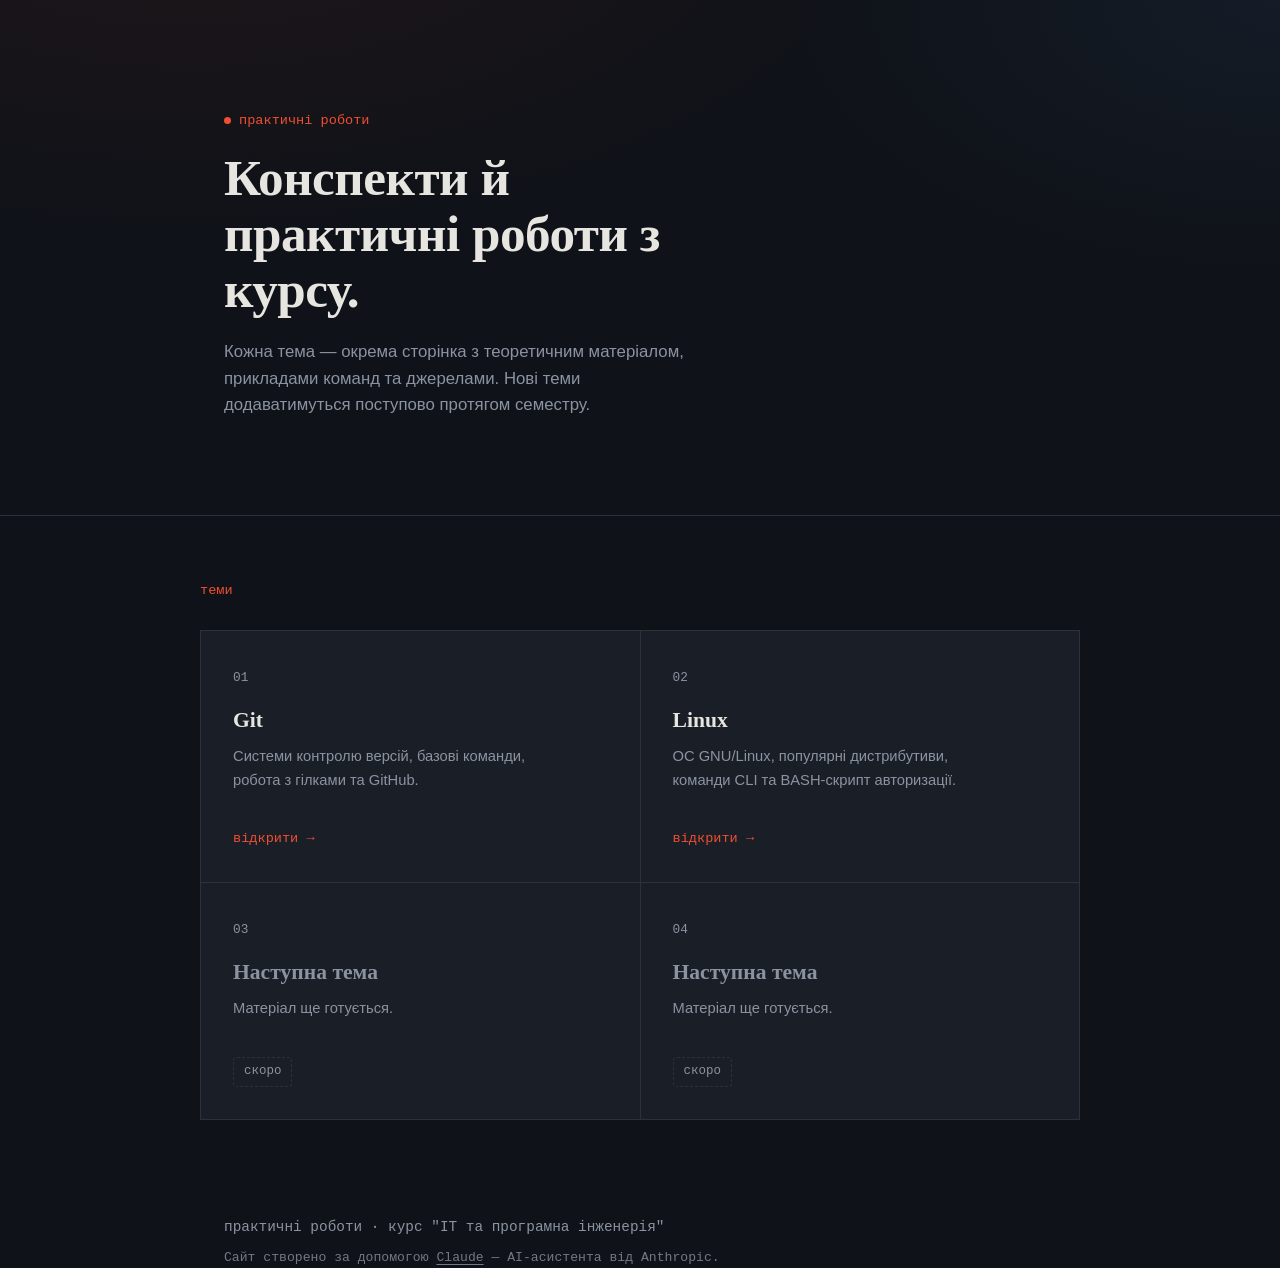
<file: index.html>
<!DOCTYPE html>
<html lang="uk">
<head>
<meta charset="UTF-8">
<meta name="viewport" content="width=device-width, initial-scale=1.0">
<title>Практичні роботи — теми курсу</title>
<link rel="stylesheet" href="style.css">
</head>
<body>

<header class="home-hero">
  <div class="wrap">
    <div class="eyebrow">практичні роботи</div>
    <h1 class="home-title">Конспекти й практичні роботи з курсу.</h1>
    <p class="subtitle">Кожна тема — окрема сторінка з теоретичним матеріалом, прикладами команд та джерелами. Нові теми додаватимуться поступово протягом семестру.</p>
  </div>
</header>

<main class="wrap topics">
  <div class="section-label">теми</div>
  <div class="topics-grid">

    <a href="git.html" class="topic-card">
      <div>
        <span class="idx">01</span>
        <h3>Git</h3>
        <p>Системи контролю версій, базові команди, робота з гілками та GitHub.</p>
      </div>
      <span class="arrow">відкрити →</span>
    </a>

    <a href="linux.html" class="topic-card">
      <div>
        <span class="idx">02</span>
        <h3>Linux</h3>
        <p>ОС GNU/Linux, популярні дистрибутиви, команди CLI та BASH-скрипт авторизації.</p>
      </div>
      <span class="arrow">відкрити →</span>
    </a>

    <div class="topic-card disabled">
      <div>
        <span class="idx">03</span>
        <h3>Наступна тема</h3>
        <p>Матеріал ще готується.</p>
      </div>
      <span class="status">скоро</span>
    </div>

    <div class="topic-card disabled">
      <div>
        <span class="idx">04</span>
        <h3>Наступна тема</h3>
        <p>Матеріал ще готується.</p>
      </div>
      <span class="status">скоро</span>
    </div>

  </div>
</main>

<footer class="wrap">
  <div>практичні роботи · курс "IT та програмна інженерія"</div>
  <div class="credit">Сайт створено за допомогою <a href="https://claude.ai" target="_blank" rel="noopener">Claude</a> — AI-асистента від Anthropic.</div>
</footer>

</body>
</html>
</file>
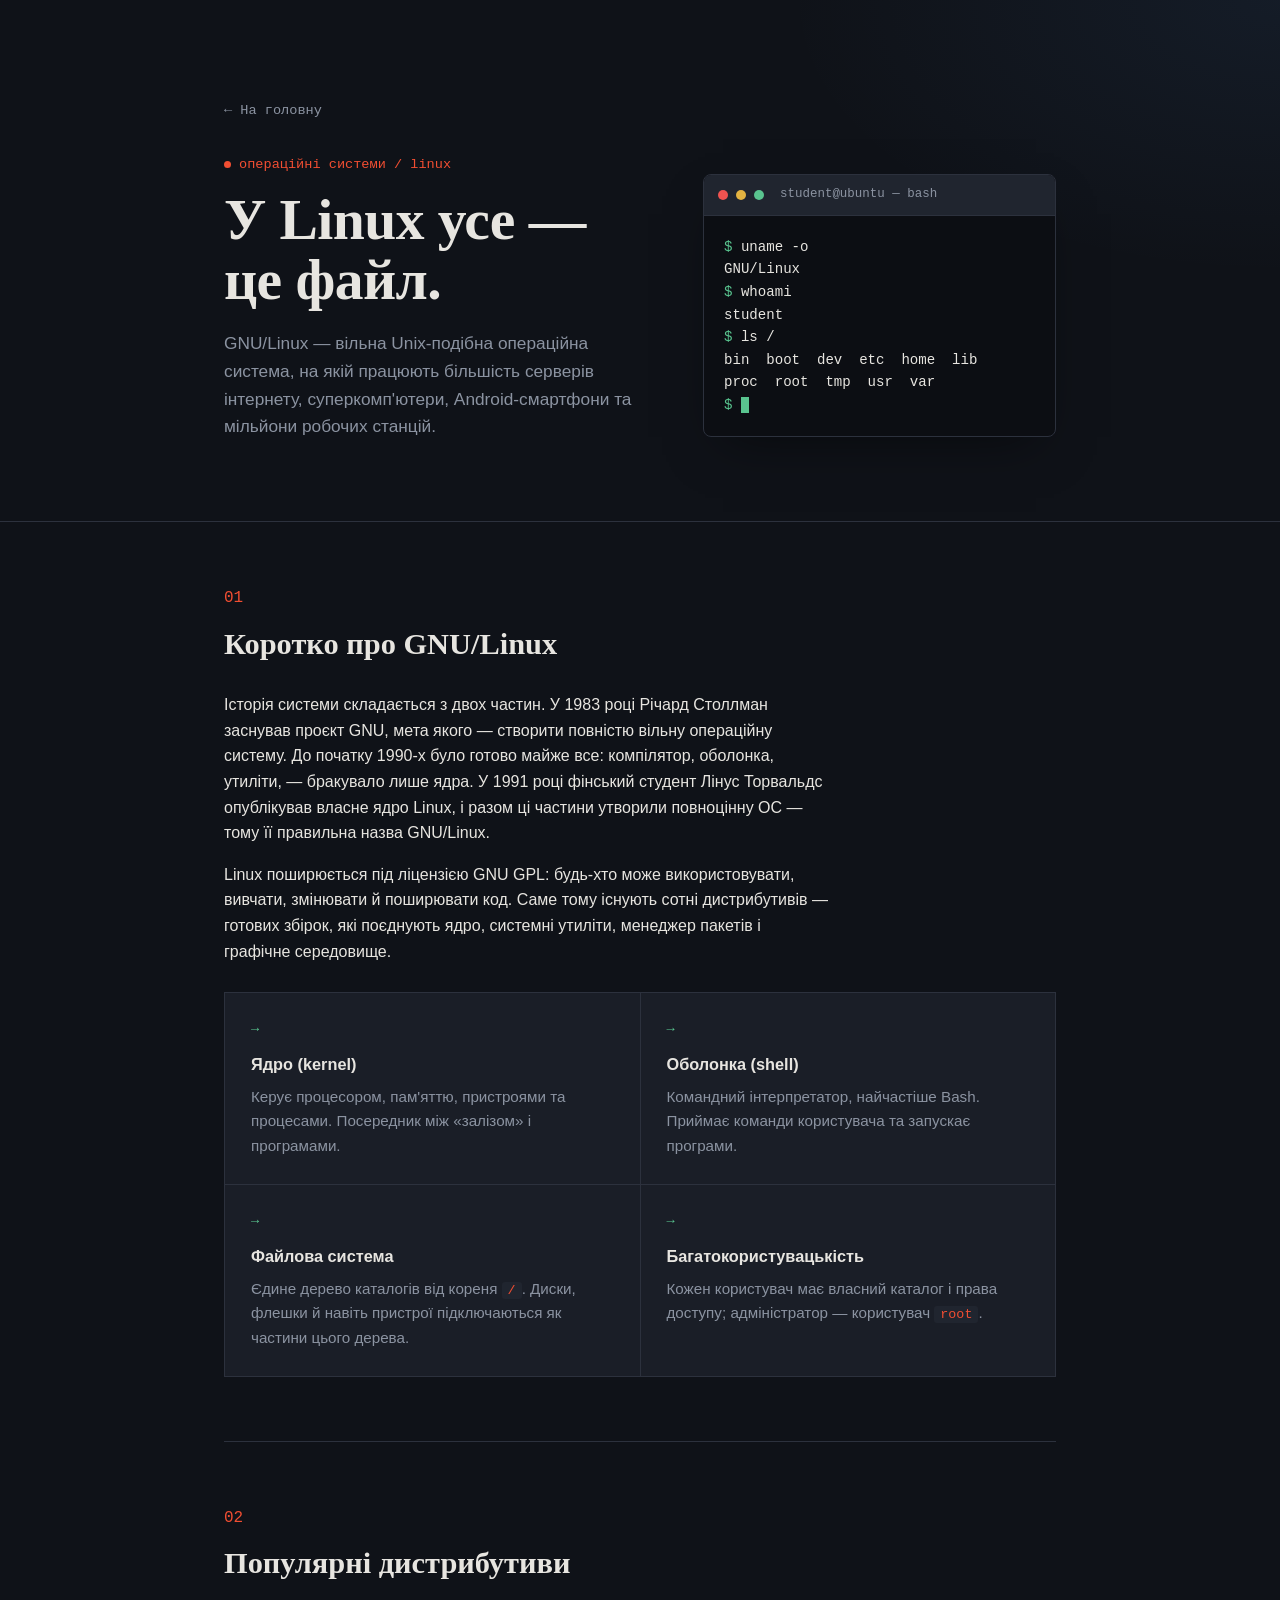
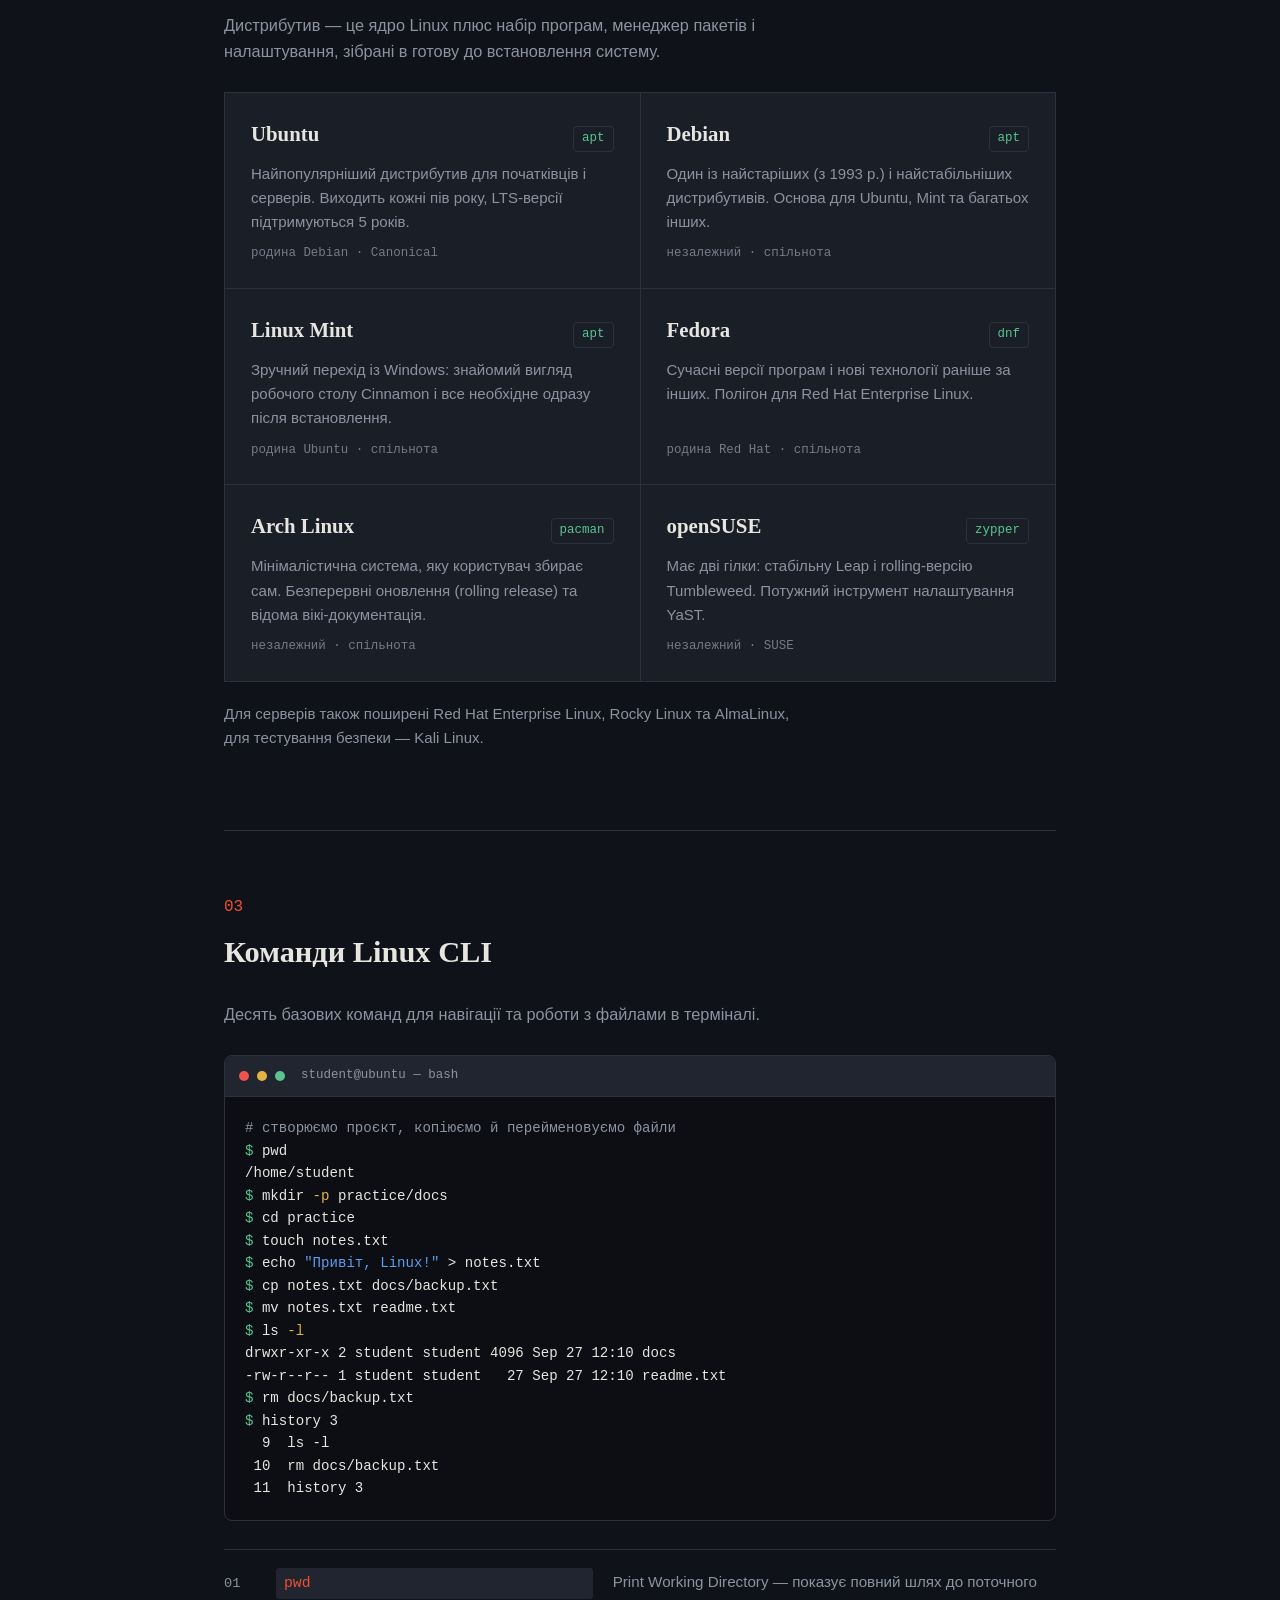
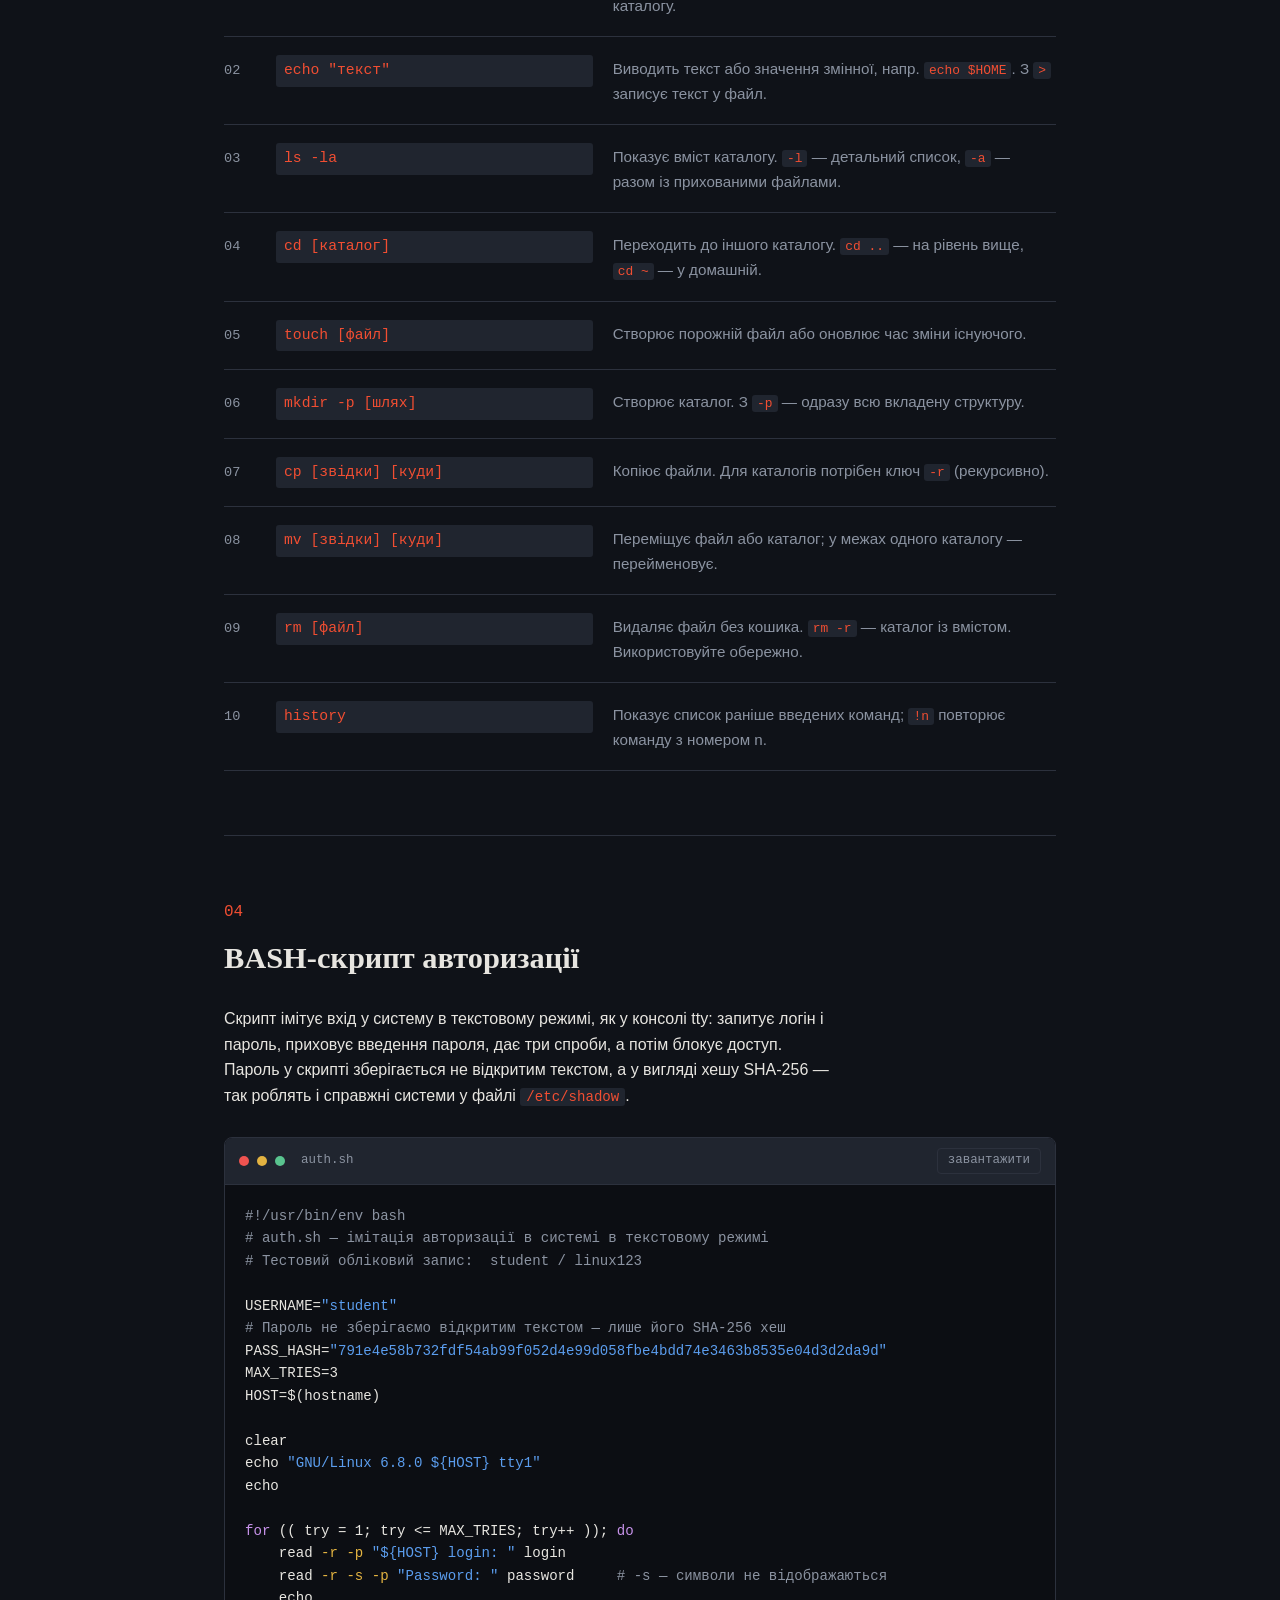
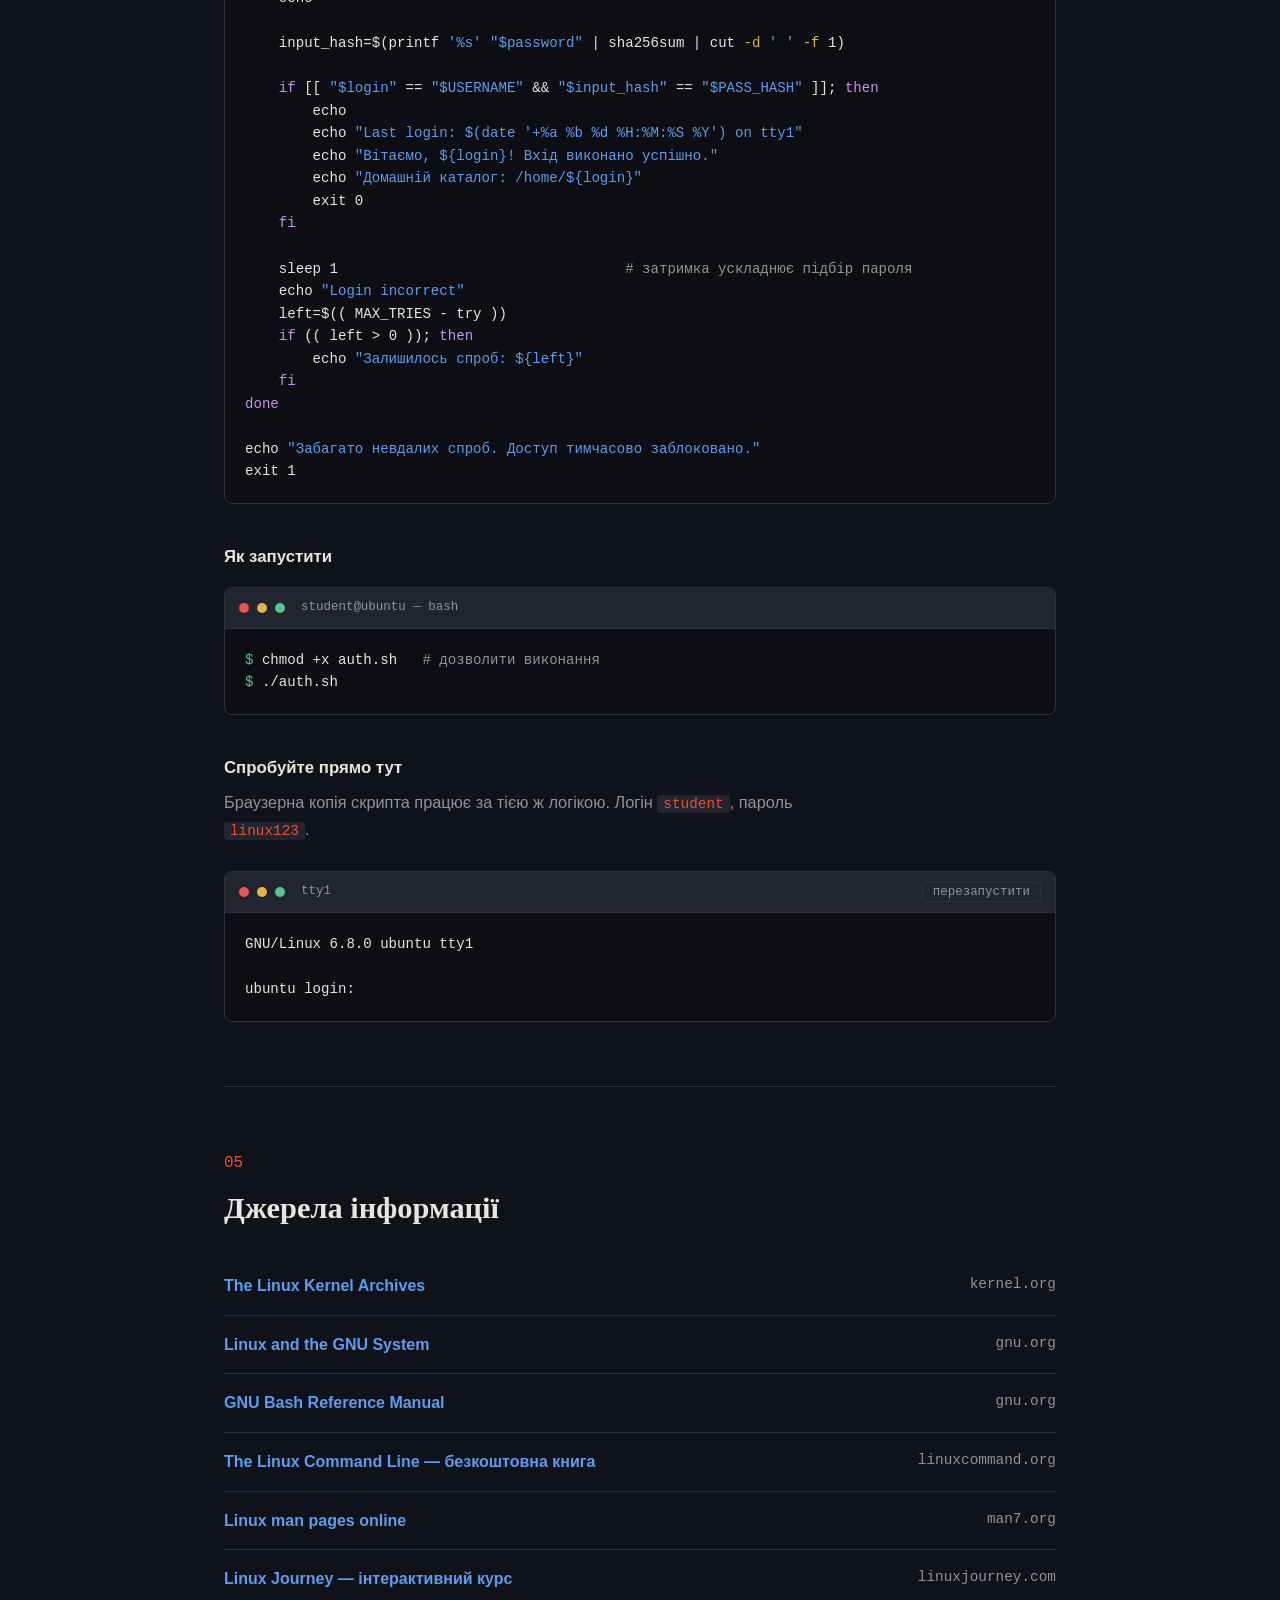
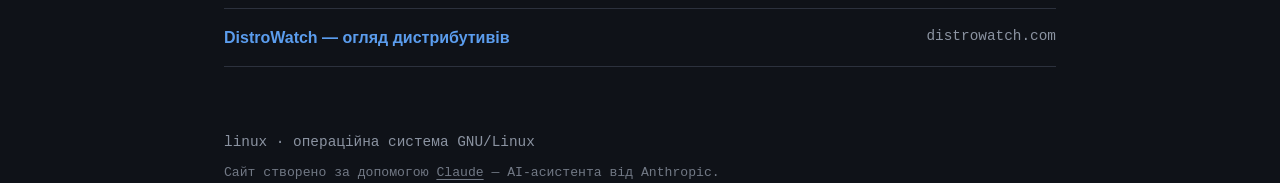
<file: linux.html>
<!DOCTYPE html>
<html lang="uk">
<head>
<meta charset="UTF-8">
<meta name="viewport" content="width=device-width, initial-scale=1.0">
<title>Linux — операційна система GNU/Linux</title>
<link rel="stylesheet" href="style.css">
</head>
<body>

<header class="hero">
  <div class="wrap">
    <a href="index.html" class="back-link">← На головну</a>
  </div>
  <div class="wrap hero-inner">
    <div>
      <div class="eyebrow">операційні системи / linux</div>
      <h1 class="title">У Linux усе — це файл.</h1>
      <p class="subtitle">GNU/Linux — вільна Unix-подібна операційна система, на якій працюють більшість серверів інтернету, суперкомп'ютери, Android-смартфони та мільйони робочих станцій.</p>
    </div>
    <div class="terminal hero-term">
      <div class="bar">
        <span class="dot r"></span><span class="dot y"></span><span class="dot g"></span>
        <span class="label">student@ubuntu — bash</span>
      </div>
      <pre><span class="prompt">$</span> uname -o
GNU/Linux
<span class="prompt">$</span> whoami
student
<span class="prompt">$</span> ls /
bin  boot  dev  etc  home  lib
proc  root  tmp  usr  var
<span class="prompt">$</span> <span class="cursor"></span></pre>
    </div>
  </div>
</header>

<main class="wrap">

  <section id="intro">
    <h2><span class="num">01</span>Коротко про GNU/Linux</h2>
    <p>Історія системи складається з двох частин. У 1983 році Річард Столлман заснував проєкт GNU, мета якого — створити повністю вільну операційну систему. До початку 1990-х було готово майже все: компілятор, оболонка, утиліти, — бракувало лише ядра. У 1991 році фінський студент Лінус Торвальдс опублікував власне ядро Linux, і разом ці частини утворили повноцінну ОС — тому її правильна назва GNU/Linux.</p>
    <p>Linux поширюється під ліцензією GNU GPL: будь-хто може використовувати, вивчати, змінювати й поширювати код. Саме тому існують сотні дистрибутивів — готових збірок, які поєднують ядро, системні утиліти, менеджер пакетів і графічне середовище.</p>

    <div class="cards">
      <div class="card">
        <span class="mark">→</span>
        <h3>Ядро (kernel)</h3>
        <p>Керує процесором, пам'яттю, пристроями та процесами. Посередник між «залізом» і програмами.</p>
      </div>
      <div class="card">
        <span class="mark">→</span>
        <h3>Оболонка (shell)</h3>
        <p>Командний інтерпретатор, найчастіше Bash. Приймає команди користувача та запускає програми.</p>
      </div>
      <div class="card">
        <span class="mark">→</span>
        <h3>Файлова система</h3>
        <p>Єдине дерево каталогів від кореня <code class="inline">/</code>. Диски, флешки й навіть пристрої підключаються як частини цього дерева.</p>
      </div>
      <div class="card">
        <span class="mark">→</span>
        <h3>Багатокористувацькість</h3>
        <p>Кожен користувач має власний каталог і права доступу; адміністратор — користувач <code class="inline">root</code>.</p>
      </div>
    </div>
  </section>

  <section id="distros">
    <h2><span class="num">02</span>Популярні дистрибутиви</h2>
    <p class="lead">Дистрибутив — це ядро Linux плюс набір програм, менеджер пакетів і налаштування, зібрані в готову до встановлення систему.</p>

    <div class="distros">
      <div class="distro">
        <div class="distro-head"><h3>Ubuntu</h3><span class="pkg">apt</span></div>
        <p>Найпопулярніший дистрибутив для початківців і серверів. Виходить кожні пів року, LTS-версії підтримуються 5 років.</p>
        <span class="family">родина Debian · Canonical</span>
      </div>
      <div class="distro">
        <div class="distro-head"><h3>Debian</h3><span class="pkg">apt</span></div>
        <p>Один із найстаріших (з 1993 р.) і найстабільніших дистрибутивів. Основа для Ubuntu, Mint та багатьох інших.</p>
        <span class="family">незалежний · спільнота</span>
      </div>
      <div class="distro">
        <div class="distro-head"><h3>Linux Mint</h3><span class="pkg">apt</span></div>
        <p>Зручний перехід із Windows: знайомий вигляд робочого столу Cinnamon і все необхідне одразу після встановлення.</p>
        <span class="family">родина Ubuntu · спільнота</span>
      </div>
      <div class="distro">
        <div class="distro-head"><h3>Fedora</h3><span class="pkg">dnf</span></div>
        <p>Сучасні версії програм і нові технології раніше за інших. Полігон для Red Hat Enterprise Linux.</p>
        <span class="family">родина Red Hat · спільнота</span>
      </div>
      <div class="distro">
        <div class="distro-head"><h3>Arch Linux</h3><span class="pkg">pacman</span></div>
        <p>Мінімалістична система, яку користувач збирає сам. Безперервні оновлення (rolling release) та відома вікі-документація.</p>
        <span class="family">незалежний · спільнота</span>
      </div>
      <div class="distro">
        <div class="distro-head"><h3>openSUSE</h3><span class="pkg">zypper</span></div>
        <p>Має дві гілки: стабільну Leap і rolling-версію Tumbleweed. Потужний інструмент налаштування YaST.</p>
        <span class="family">незалежний · SUSE</span>
      </div>
    </div>
    <p class="note">Для серверів також поширені Red Hat Enterprise Linux, Rocky Linux та AlmaLinux, для тестування безпеки — Kali Linux.</p>
  </section>

  <section id="commands">
    <h2><span class="num">03</span>Команди Linux CLI</h2>
    <p class="lead">Десять базових команд для навігації та роботи з файлами в терміналі.</p>

    <div class="terminal">
      <div class="bar">
        <span class="dot r"></span><span class="dot y"></span><span class="dot g"></span>
        <span class="label">student@ubuntu — bash</span>
      </div>
      <pre><span class="comment"># створюємо проєкт, копіюємо й перейменовуємо файли</span>
<span class="prompt">$</span> pwd
/home/student
<span class="prompt">$</span> mkdir <span class="flag">-p</span> practice/docs
<span class="prompt">$</span> cd practice
<span class="prompt">$</span> touch notes.txt
<span class="prompt">$</span> echo <span class="str">"Привіт, Linux!"</span> &gt; notes.txt
<span class="prompt">$</span> cp notes.txt docs/backup.txt
<span class="prompt">$</span> mv notes.txt readme.txt
<span class="prompt">$</span> ls <span class="flag">-l</span>
drwxr-xr-x 2 student student 4096 Sep 27 12:10 docs
-rw-r--r-- 1 student student   27 Sep 27 12:10 readme.txt
<span class="prompt">$</span> rm docs/backup.txt
<span class="prompt">$</span> history 3
  9  ls -l
 10  rm docs/backup.txt
 11  history 3</pre>
    </div>

    <div class="cmd-list">
      <div class="cmd"><span class="idx">01</span><code>pwd</code><span class="desc">Print Working Directory — показує повний шлях до поточного каталогу.</span></div>
      <div class="cmd"><span class="idx">02</span><code>echo "текст"</code><span class="desc">Виводить текст або значення змінної, напр. <code class="inline">echo $HOME</code>. З <code class="inline">&gt;</code> записує текст у файл.</span></div>
      <div class="cmd"><span class="idx">03</span><code>ls -la</code><span class="desc">Показує вміст каталогу. <code class="inline">-l</code> — детальний список, <code class="inline">-a</code> — разом із прихованими файлами.</span></div>
      <div class="cmd"><span class="idx">04</span><code>cd [каталог]</code><span class="desc">Переходить до іншого каталогу. <code class="inline">cd ..</code> — на рівень вище, <code class="inline">cd ~</code> — у домашній.</span></div>
      <div class="cmd"><span class="idx">05</span><code>touch [файл]</code><span class="desc">Створює порожній файл або оновлює час зміни існуючого.</span></div>
      <div class="cmd"><span class="idx">06</span><code>mkdir -p [шлях]</code><span class="desc">Створює каталог. З <code class="inline">-p</code> — одразу всю вкладену структуру.</span></div>
      <div class="cmd"><span class="idx">07</span><code>cp [звідки] [куди]</code><span class="desc">Копіює файли. Для каталогів потрібен ключ <code class="inline">-r</code> (рекурсивно).</span></div>
      <div class="cmd"><span class="idx">08</span><code>mv [звідки] [куди]</code><span class="desc">Переміщує файл або каталог; у межах одного каталогу — перейменовує.</span></div>
      <div class="cmd"><span class="idx">09</span><code>rm [файл]</code><span class="desc">Видаляє файл без кошика. <code class="inline">rm -r</code> — каталог із вмістом. Використовуйте обережно.</span></div>
      <div class="cmd"><span class="idx">10</span><code>history</code><span class="desc">Показує список раніше введених команд; <code class="inline">!n</code> повторює команду з номером n.</span></div>
    </div>
  </section>

  <section id="script">
    <h2><span class="num">04</span>BASH-скрипт авторизації</h2>
    <p>Скрипт імітує вхід у систему в текстовому режимі, як у консолі tty: запитує логін і пароль, приховує введення пароля, дає три спроби, а потім блокує доступ. Пароль у скрипті зберігається не відкритим текстом, а у вигляді хешу SHA-256 — так роблять і справжні системи у файлі <code class="inline">/etc/shadow</code>.</p>

    <div class="terminal">
      <div class="bar">
        <span class="dot r"></span><span class="dot y"></span><span class="dot g"></span>
        <span class="label">auth.sh</span>
        <a class="bar-link" href="auth.sh" download>завантажити</a>
      </div>
      <pre><span class="comment">#!/usr/bin/env bash</span>
<span class="comment"># auth.sh — імітація авторизації в системі в текстовому режимі</span>
<span class="comment"># Тестовий обліковий запис:  student / linux123</span>

USERNAME=<span class="str">"student"</span>
<span class="comment"># Пароль не зберігаємо відкритим текстом — лише його SHA-256 хеш</span>
PASS_HASH=<span class="str">"791e4e58b732fdf54ab99f052d4e99d058fbe4bdd74e3463b8535e04d3d2da9d"</span>
MAX_TRIES=3
HOST=$(hostname)

clear
echo <span class="str">"GNU/Linux 6.8.0 ${HOST} tty1"</span>
echo

<span class="kw">for</span> (( try = 1; try &lt;= MAX_TRIES; try++ )); <span class="kw">do</span>
    read <span class="flag">-r -p</span> <span class="str">"${HOST} login: "</span> login
    read <span class="flag">-r -s -p</span> <span class="str">"Password: "</span> password     <span class="comment"># -s — символи не відображаються</span>
    echo

    input_hash=$(printf <span class="str">'%s'</span> <span class="str">"$password"</span> | sha256sum | cut <span class="flag">-d</span> <span class="str">' '</span> <span class="flag">-f</span> 1)

    <span class="kw">if</span> [[ <span class="str">"$login"</span> == <span class="str">"$USERNAME"</span> &amp;&amp; <span class="str">"$input_hash"</span> == <span class="str">"$PASS_HASH"</span> ]]; <span class="kw">then</span>
        echo
        echo <span class="str">"Last login: $(date '+%a %b %d %H:%M:%S %Y') on tty1"</span>
        echo <span class="str">"Вітаємо, ${login}! Вхід виконано успішно."</span>
        echo <span class="str">"Домашній каталог: /home/${login}"</span>
        exit 0
    <span class="kw">fi</span>

    sleep 1                                  <span class="comment"># затримка ускладнює підбір пароля</span>
    echo <span class="str">"Login incorrect"</span>
    left=$(( MAX_TRIES - try ))
    <span class="kw">if</span> (( left &gt; 0 )); <span class="kw">then</span>
        echo <span class="str">"Залишилось спроб: ${left}"</span>
    <span class="kw">fi</span>
<span class="kw">done</span>

echo <span class="str">"Забагато невдалих спроб. Доступ тимчасово заблоковано."</span>
exit 1</pre>
    </div>

    <h3 class="sub">Як запустити</h3>
    <div class="terminal">
      <div class="bar">
        <span class="dot r"></span><span class="dot y"></span><span class="dot g"></span>
        <span class="label">student@ubuntu — bash</span>
      </div>
      <pre><span class="prompt">$</span> chmod +x auth.sh   <span class="comment"># дозволити виконання</span>
<span class="prompt">$</span> ./auth.sh</pre>
    </div>

    <h3 class="sub">Спробуйте прямо тут</h3>
    <p class="lead">Браузерна копія скрипта працює за тією ж логікою. Логін <code class="inline">student</code>, пароль <code class="inline">linux123</code>.</p>
    <div class="terminal tty" id="tty">
      <div class="bar">
        <span class="dot r"></span><span class="dot y"></span><span class="dot g"></span>
        <span class="label">tty1</span>
        <button class="bar-link" id="tty-reset" type="button">перезапустити</button>
      </div>
      <div class="tty-screen" id="tty-screen" aria-live="polite"></div>
      <label class="tty-input-row" id="tty-row">
        <span class="tty-prompt" id="tty-prompt"></span>
        <input id="tty-input" autocomplete="off" autocapitalize="off" spellcheck="false" aria-label="Введення в терміналі">
      </label>
    </div>
  </section>

  <section id="sources">
    <h2><span class="num">05</span>Джерела інформації</h2>
    <ul class="sources">
      <li><a href="https://www.kernel.org/" target="_blank" rel="noopener">The Linux Kernel Archives</a><span>kernel.org</span></li>
      <li><a href="https://www.gnu.org/gnu/linux-and-gnu.html" target="_blank" rel="noopener">Linux and the GNU System</a><span>gnu.org</span></li>
      <li><a href="https://www.gnu.org/software/bash/manual/" target="_blank" rel="noopener">GNU Bash Reference Manual</a><span>gnu.org</span></li>
      <li><a href="https://linuxcommand.org/tlcl.php" target="_blank" rel="noopener">The Linux Command Line — безкоштовна книга</a><span>linuxcommand.org</span></li>
      <li><a href="https://man7.org/linux/man-pages/" target="_blank" rel="noopener">Linux man pages online</a><span>man7.org</span></li>
      <li><a href="https://linuxjourney.com/" target="_blank" rel="noopener">Linux Journey — інтерактивний курс</a><span>linuxjourney.com</span></li>
      <li><a href="https://distrowatch.com/" target="_blank" rel="noopener">DistroWatch — огляд дистрибутивів</a><span>distrowatch.com</span></li>
    </ul>
  </section>

</main>

<footer class="wrap">
  <div>linux · операційна система GNU/Linux</div>
  <div class="credit">Сайт створено за допомогою <a href="https://claude.ai" target="_blank" rel="noopener">Claude</a> — AI-асистента від Anthropic.</div>
</footer>

<script>
(function () {
  const USERNAME = "student";
  const PASS_HASH = "791e4e58b732fdf54ab99f052d4e99d058fbe4bdd74e3463b8535e04d3d2da9d";
  const MAX_TRIES = 3;
  const HOST = "ubuntu";

  const screen = document.getElementById("tty-screen");
  const row = document.getElementById("tty-row");
  const prompt = document.getElementById("tty-prompt");
  const input = document.getElementById("tty-input");

  let stage, tries, login, busy;

  function print(text, cls) {
    const line = document.createElement("div");
    if (cls) line.className = cls;
    line.textContent = text;
    screen.appendChild(line);
    screen.scrollTop = screen.scrollHeight;
  }

  async function sha256(text) {
    if (window.crypto && crypto.subtle) {
      const buf = await crypto.subtle.digest("SHA-256", new TextEncoder().encode(text));
      return Array.from(new Uint8Array(buf)).map(b => b.toString(16).padStart(2, "0")).join("");
    }
    return text === "linux123" ? PASS_HASH : "";   // запасний варіант без crypto.subtle
  }

  function ask(which) {
    stage = which;
    prompt.textContent = which === "login" ? HOST + " login: " : "Password: ";
    input.type = which === "login" ? "text" : "password";
    input.value = "";
    row.hidden = false;
  }

  function start() {
    screen.innerHTML = "";
    tries = 1; busy = false;
    print("GNU/Linux 6.8.0 " + HOST + " tty1");
    print("\u00a0");
    ask("login");
  }

  const sleep = ms => new Promise(r => setTimeout(r, ms));

  input.addEventListener("keydown", async (e) => {
    if (e.key !== "Enter" || busy) return;
    const value = input.value;

    if (stage === "login") {
      print(HOST + " login: " + value);
      login = value;
      ask("password");
      return;
    }

    print("Password: ");            // пароль не відображається, як у read -s
    busy = true; row.hidden = true;
    const ok = login === USERNAME && (await sha256(value)) === PASS_HASH;

    if (ok) {
      const d = new Date().toString().split(" GMT")[0];
      print("\u00a0");
      print("Last login: " + d + " on tty1");
      print("Вітаємо, " + login + "! Вхід виконано успішно.", "ok");
      print("Домашній каталог: /home/" + login);
      print(login + "@" + HOST + ":~$", "prompt-line");
      return;
    }

    await sleep(1000);
    print("Login incorrect", "err");
    const left = MAX_TRIES - tries;
    if (left > 0) {
      print("Залишилось спроб: " + left);
      print("\u00a0");
      tries++; busy = false;
      ask("login");
      input.focus();
    } else {
      print("\u00a0");
      print("Забагато невдалих спроб. Доступ тимчасово заблоковано.", "err");
    }
  });

  document.getElementById("tty").addEventListener("click", (e) => {
    if (!row.hidden && e.target.tagName !== "BUTTON") input.focus();
  });
  document.getElementById("tty-reset").addEventListener("click", () => { start(); input.focus(); });

  start();
})();
</script>

</body>
</html>
</file>
<file: style.css>
:root{
  --ink:#0f1218;
  --panel:#1a1e27;
  --panel-2:#20252f;
  --line:#2c313d;
  --text:#e7e5e0;
  --muted:#8b93a1;
  --orange:#f14e32;
  --blue:#5b9dee;
  --green:#59c48f;
  --amber:#e3b341;
  --font-head: Georgia, 'Times New Roman', serif;
  --font-body: -apple-system, 'Segoe UI', Roboto, Helvetica, Arial, sans-serif;
  --font-mono: 'SFMono-Regular', Consolas, 'Liberation Mono', Menlo, monospace;
}

*{box-sizing:border-box; margin:0; padding:0;}
html{scroll-behavior:smooth;}
body{
  background:
    radial-gradient(1200px 600px at 15% -10%, rgba(241,78,50,0.08), transparent 60%),
    radial-gradient(900px 500px at 100% 0%, rgba(91,157,238,0.07), transparent 55%),
    var(--ink);
  color:var(--text);
  font-family:var(--font-body);
  line-height:1.6;
}
a{color:var(--blue);}
.wrap{max-width:880px; margin:0 auto; padding:0 24px;}

/* HERO */
header.hero{
  padding:96px 0 64px;
  border-bottom:1px solid var(--line);
  position:relative;
  overflow:hidden;
}
.back-link{
  display:inline-block;
  color:var(--muted);
  text-decoration:none;
  font-family:var(--font-mono);
  font-size:0.85rem;
  margin-bottom:32px;
  transition:color 0.2s ease;
}
.back-link:hover{color:var(--orange);}
.hero-inner{
  display:grid;
  grid-template-columns:1.1fr 0.9fr;
  gap:48px;
  align-items:center;
}
.eyebrow{
  color:var(--orange);
  font-family:var(--font-mono);
  font-size:0.85rem;
  margin-bottom:14px;
  display:flex;
  align-items:center;
  gap:8px;
}
.eyebrow::before{
  content:"";
  width:7px; height:7px;
  background:var(--orange);
  border-radius:50%;
  display:inline-block;
  animation:pulse 2.2s ease-in-out infinite;
}
@keyframes pulse{
  0%,100%{opacity:1; transform:scale(1);}
  50%{opacity:0.4; transform:scale(0.75);}
}
h1.title{
  font-family:var(--font-head);
  font-size:clamp(2.4rem, 5vw, 3.6rem);
  line-height:1.05;
  font-weight:600;
  letter-spacing:-0.01em;
}
.subtitle{
  margin-top:20px;
  max-width:46ch;
  color:var(--muted);
  font-size:1.08rem;
}

/* commit graph image */
.graph-frame{
  background:#fff;
  border-radius:10px;
  padding:18px;
  border:1px solid var(--line);
  box-shadow:0 20px 50px -20px rgba(0,0,0,0.5);
  opacity:0;
  transform:translateY(10px) scale(0.98);
  animation:frame-in 0.6s ease forwards;
  animation-delay:.15s;
}
.graph-img{
  display:block;
  width:100%;
  height:auto;
  border-radius:4px;
}
@keyframes frame-in{
  to{ opacity:1; transform:translateY(0) scale(1); }
}

/* SECTIONS */
section{padding:64px 0; border-bottom:1px solid var(--line);}
section:last-of-type{border-bottom:none;}
h2{
  font-family:var(--font-head);
  font-size:1.9rem;
  margin-bottom:24px;
  font-weight:600;
}
h2 .num{
  color:var(--orange);
  font-family:var(--font-mono);
  font-size:1rem;
  display:block;
  margin-bottom:8px;
  font-weight:400;
}
p{max-width:68ch; margin-bottom:16px; color:var(--text);}
p.lead{color:var(--muted); font-size:1.02rem;}

.cards{
  display:grid;
  grid-template-columns:repeat(2, 1fr);
  gap:1px;
  background:var(--line);
  border:1px solid var(--line);
  margin-top:28px;
}
.card{
  background:var(--panel);
  padding:26px;
  transition:background 0.25s ease, transform 0.25s ease;
}
.card:hover{
  background:var(--panel-2);
  transform:translateY(-2px);
}
.card h3{
  font-size:1.02rem;
  margin-bottom:8px;
  color:var(--text);
}
.card p{color:var(--muted); font-size:0.95rem; margin:0;}
.card .mark{color:var(--green); font-family:var(--font-mono); font-size:0.85rem; display:block; margin-bottom:10px;}

/* TERMINAL */
.terminal{
  margin-top:28px;
  background:#0c0e13;
  border:1px solid var(--line);
  border-radius:8px;
  overflow:hidden;
}
.terminal .bar{
  display:flex;
  align-items:center;
  gap:8px;
  padding:10px 14px;
  background:var(--panel-2);
  border-bottom:1px solid var(--line);
}
.terminal .dot{width:10px; height:10px; border-radius:50%;}
.terminal .dot.r{background:#ef5350;}
.terminal .dot.y{background:var(--amber);}
.terminal .dot.g{background:var(--green);}
.terminal .label{
  margin-left:8px;
  color:var(--muted);
  font-family:var(--font-mono);
  font-size:0.78rem;
}
.terminal pre{
  padding:20px;
  font-family:var(--font-mono);
  font-size:0.88rem;
  color:var(--text);
  overflow-x:auto;
}
.terminal .prompt{color:var(--green);}
.terminal .flag{color:var(--amber);}
.terminal .str{color:var(--blue);}
.terminal .comment{color:var(--muted);}

/* COMMANDS */
.cmd-list{margin-top:28px; border-top:1px solid var(--line);}
.cmd{
  display:grid;
  grid-template-columns:32px 1fr 1.4fr;
  gap:20px;
  padding:18px 0;
  border-bottom:1px solid var(--line);
  align-items:baseline;
  transition:padding-left 0.2s ease;
}
.cmd:hover{padding-left:6px;}
.cmd .idx{color:var(--muted); font-family:var(--font-mono); font-size:0.85rem;}
.cmd code{
  font-family:var(--font-mono);
  color:var(--orange);
  background:var(--panel-2);
  padding:4px 8px;
  border-radius:3px;
  font-size:0.92rem;
  white-space:nowrap;
}
.cmd .desc{color:var(--muted); font-size:0.95rem;}

/* CERTIFICATE */
.cert-frame{
  margin-top:28px;
  border:1px dashed var(--line);
  background:var(--panel);
  padding:40px;
  text-align:center;
  border-radius:8px;
}
.cert-frame img{max-width:100%; display:block; margin:0 auto 16px; border-radius:4px;}
.cert-frame .hint{color:var(--muted); font-size:0.9rem; font-family:var(--font-mono);}
.cert-frame .hint code{background:var(--panel-2); color:var(--orange); padding:2px 6px; border-radius:3px;}

/* SOURCES */
ul.sources{margin-top:24px; list-style:none;}
ul.sources li{
  padding:16px 0;
  border-bottom:1px solid var(--line);
  display:flex;
  justify-content:space-between;
  gap:16px;
  flex-wrap:wrap;
  transition:padding-left 0.2s ease;
}
ul.sources li:hover{padding-left:6px;}
ul.sources li a{font-weight:600; text-decoration:none;}
ul.sources li a:hover{text-decoration:underline;}
ul.sources li span{color:var(--muted); font-size:0.9rem; font-family:var(--font-mono);}

footer{
  padding:40px 0 60px;
  color:var(--muted);
  font-size:0.9rem;
  font-family:var(--font-mono);
}

/* HOME PAGE */
.home-hero{
  padding:110px 0 80px;
  border-bottom:1px solid var(--line);
}
.home-hero .eyebrow{margin-bottom:18px;}
h1.home-title{
  font-family:var(--font-head);
  font-size:clamp(2.2rem, 5vw, 3.2rem);
  line-height:1.1;
  font-weight:600;
  letter-spacing:-0.01em;
  max-width:18ch;
}
.home-hero .subtitle{
  margin-top:20px;
  max-width:50ch;
  color:var(--muted);
  font-size:1.05rem;
}

.topics{
  padding:64px 0 96px;
}
.topics .section-label{
  color:var(--orange);
  font-family:var(--font-mono);
  font-size:0.85rem;
  margin-bottom:28px;
}
.topics-grid{
  display:grid;
  grid-template-columns:repeat(2, 1fr);
  gap:1px;
  background:var(--line);
  border:1px solid var(--line);
}
.topic-card{
  background:var(--panel);
  padding:32px;
  min-height:180px;
  display:flex;
  flex-direction:column;
  justify-content:space-between;
  text-decoration:none;
  color:var(--text);
  transition:background 0.25s ease, transform 0.25s ease;
  position:relative;
}
.topic-card:hover{
  background:var(--panel-2);
  transform:translateY(-2px);
}
.topic-card .idx{
  font-family:var(--font-mono);
  font-size:0.8rem;
  color:var(--muted);
}
.topic-card h3{
  font-family:var(--font-head);
  font-size:1.35rem;
  margin-top:14px;
  font-weight:600;
}
.topic-card p{
  color:var(--muted);
  font-size:0.92rem;
  margin-top:8px;
  max-width:36ch;
}
.topic-card .arrow{
  margin-top:20px;
  font-family:var(--font-mono);
  font-size:0.85rem;
  color:var(--orange);
}
.topic-card.disabled{
  cursor:default;
  color:var(--muted);
}
.topic-card.disabled h3{color:var(--muted);}
.topic-card.disabled:hover{
  background:var(--panel);
  transform:none;
}
.topic-card.disabled .status{
  margin-top:20px;
  font-family:var(--font-mono);
  font-size:0.78rem;
  color:var(--muted);
  border:1px dashed var(--line);
  display:inline-block;
  padding:4px 10px;
  border-radius:4px;
  width:fit-content;
}

@media (max-width:720px){
  .topics-grid{grid-template-columns:1fr;}
}

@media (max-width:720px){
  .hero-inner{grid-template-columns:1fr;}
  .cards{grid-template-columns:1fr;}
  .cmd{grid-template-columns:24px 1fr; }
  .cmd .desc{grid-column:1 / -1;}
}

@media (prefers-reduced-motion: reduce){
  .graph-frame, .eyebrow::before{
    animation:none !important;
    opacity:1 !important;
    transform:none !important;
  }
}


/* ===== LINUX PAGE ===== */
code.inline{
  font-family:var(--font-mono);
  font-size:0.88em;
  color:var(--orange);
  background:var(--panel-2);
  padding:1px 6px;
  border-radius:3px;
  white-space:nowrap;
}
.cmd .desc code.inline{padding:1px 5px; font-size:0.85em;}

.terminal .kw{color:#c792ea;}
.terminal .bar-link{
  margin-left:auto;
  color:var(--muted);
  font-family:var(--font-mono);
  font-size:0.78rem;
  text-decoration:none;
  background:none;
  border:1px solid var(--line);
  border-radius:4px;
  padding:2px 10px;
  cursor:pointer;
  transition:color .2s ease, border-color .2s ease;
}
.terminal .bar-link:hover,
.terminal .bar-link:focus-visible{color:var(--orange); border-color:var(--orange); outline:none;}

/* hero terminal */
.terminal.hero-term{
  margin-top:0;
  box-shadow:0 20px 50px -20px rgba(0,0,0,0.5);
  opacity:0;
  transform:translateY(10px) scale(0.98);
  animation:frame-in 0.6s ease forwards;
  animation-delay:.15s;
}
.terminal .cursor{
  display:inline-block;
  width:0.6em; height:1.1em;
  background:var(--green);
  vertical-align:text-bottom;
  animation:blink 1.1s steps(1) infinite;
}
@keyframes blink{50%{opacity:0;}}

/* distributions */
.distros{
  display:grid;
  grid-template-columns:repeat(2, 1fr);
  gap:1px;
  background:var(--line);
  border:1px solid var(--line);
  margin-top:28px;
}
.distro{
  background:var(--panel);
  padding:24px 26px;
  display:flex;
  flex-direction:column;
  gap:10px;
}
.distro-head{display:flex; justify-content:space-between; align-items:baseline; gap:12px;}
.distro h3{font-family:var(--font-head); font-size:1.3rem; font-weight:600;}
.distro .pkg{
  font-family:var(--font-mono);
  font-size:0.78rem;
  color:var(--green);
  border:1px solid var(--line);
  padding:2px 8px;
  border-radius:4px;
}
.distro p{color:var(--muted); font-size:0.94rem; margin:0;}
.distro .family{font-family:var(--font-mono); font-size:0.78rem; color:var(--muted); opacity:.8; margin-top:auto;}
p.note{margin-top:20px; color:var(--muted); font-size:0.94rem;}

h3.sub{font-size:1.05rem; margin:40px 0 0; font-weight:600;}
h3.sub + p.lead{margin-top:8px;}
h3.sub + .terminal{margin-top:16px;}

/* interactive tty */
.terminal.tty{cursor:text;}
.tty-screen{
  padding:20px 20px 0;
  font-family:var(--font-mono);
  font-size:0.88rem;
  color:var(--text);
  max-height:320px;
  overflow-y:auto;
  white-space:pre-wrap;
}
.tty-screen .ok{color:var(--green);}
.tty-screen .err{color:#ef5350;}
.tty-screen .prompt-line{color:var(--green); padding-bottom:20px;}
.tty-input-row{
  display:flex;
  padding:0 20px 20px;
  font-family:var(--font-mono);
  font-size:0.88rem;
}
.tty-input-row[hidden]{display:none;}
.tty-prompt{white-space:pre; color:var(--text);}
.tty-input-row input{
  flex:1;
  min-width:0;
  background:transparent;
  border:none;
  outline:none;
  color:var(--text);
  font:inherit;
  caret-color:var(--green);
  padding:0;
}

@media (max-width:720px){
  .distros{grid-template-columns:1fr;}
}
@media (prefers-reduced-motion: reduce){
  .terminal.hero-term, .terminal .cursor{
    animation:none !important;
    opacity:1 !important;
    transform:none !important;
  }
}

footer .credit{margin-top:8px; font-size:0.82rem; opacity:.8;}
footer .credit a{color:var(--muted); text-decoration:underline; text-underline-offset:3px;}
footer .credit a:hover{color:var(--orange);}
</file>
